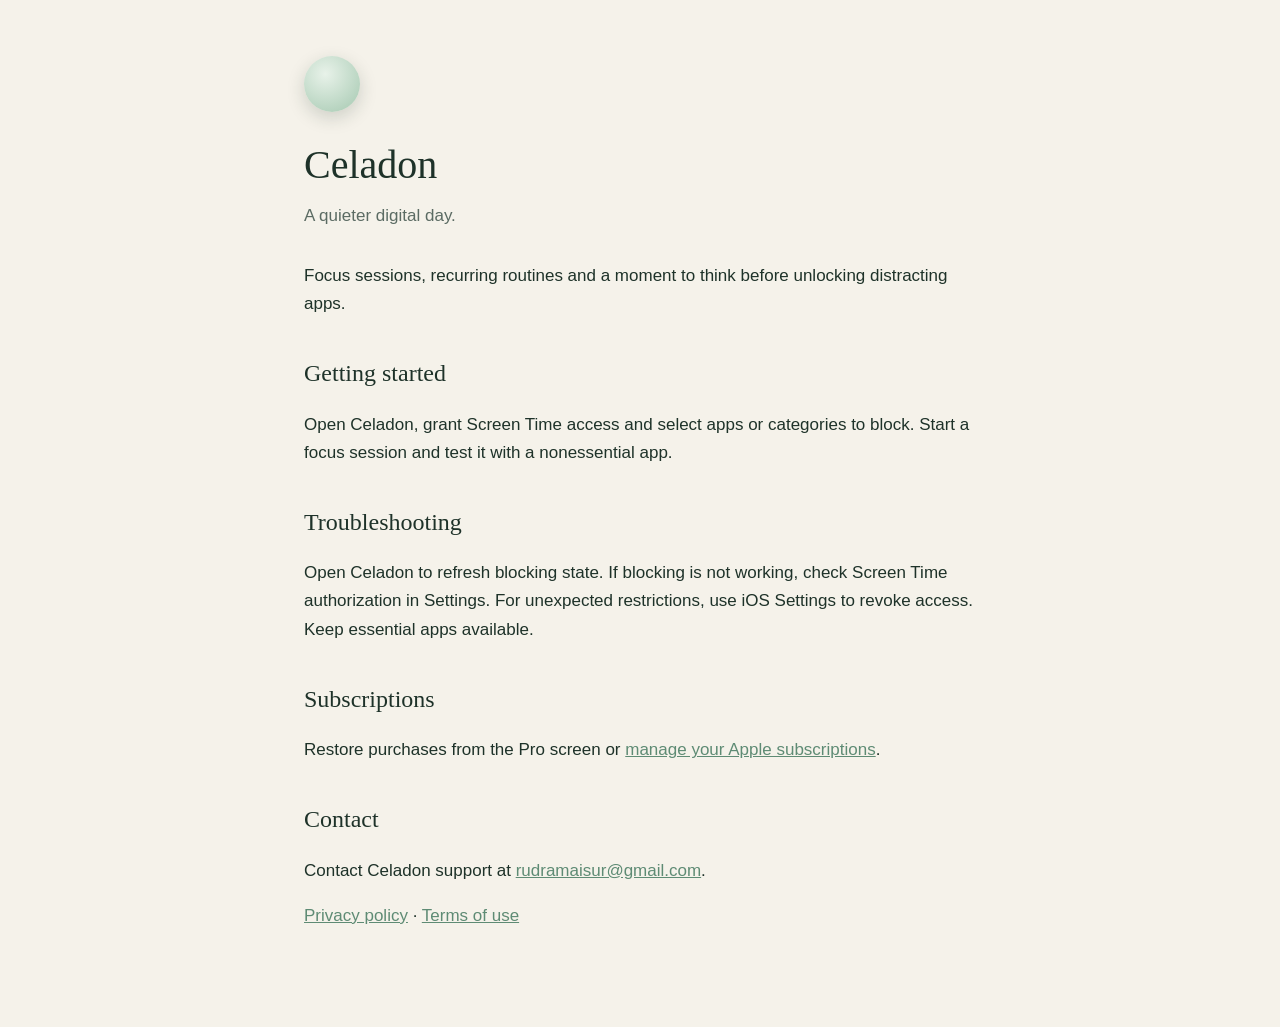
<file: index.html>
<!DOCTYPE html><html lang="en"><head><meta charset="utf-8"><meta name="viewport" content="width=device-width,initial-scale=1"><title>Celadon — Support</title><link rel="stylesheet" href="style.css"></head><body><main><div class="bowl"></div><h1>Celadon</h1><p class="meta">A quieter digital day.</p><p>Focus sessions, recurring routines and a moment to think before unlocking distracting apps.</p><h2>Getting started</h2><p>Open Celadon, grant Screen Time access and select apps or categories to block. Start a focus session and test it with a nonessential app.</p><h2>Troubleshooting</h2><p>Open Celadon to refresh blocking state. If blocking is not working, check Screen Time authorization in Settings. For unexpected restrictions, use iOS Settings to revoke access. Keep essential apps available.</p><h2>Subscriptions</h2><p>Restore purchases from the Pro screen or <a href="https://apps.apple.com/account/subscriptions">manage your Apple subscriptions</a>.</p><h2>Contact</h2><p>Contact Celadon support at <a href="mailto:rudramaisur@gmail.com">rudramaisur@gmail.com</a>.</p><p><a href="privacy.html">Privacy policy</a> · <a href="terms.html">Terms of use</a></p></main></body></html>
</file>
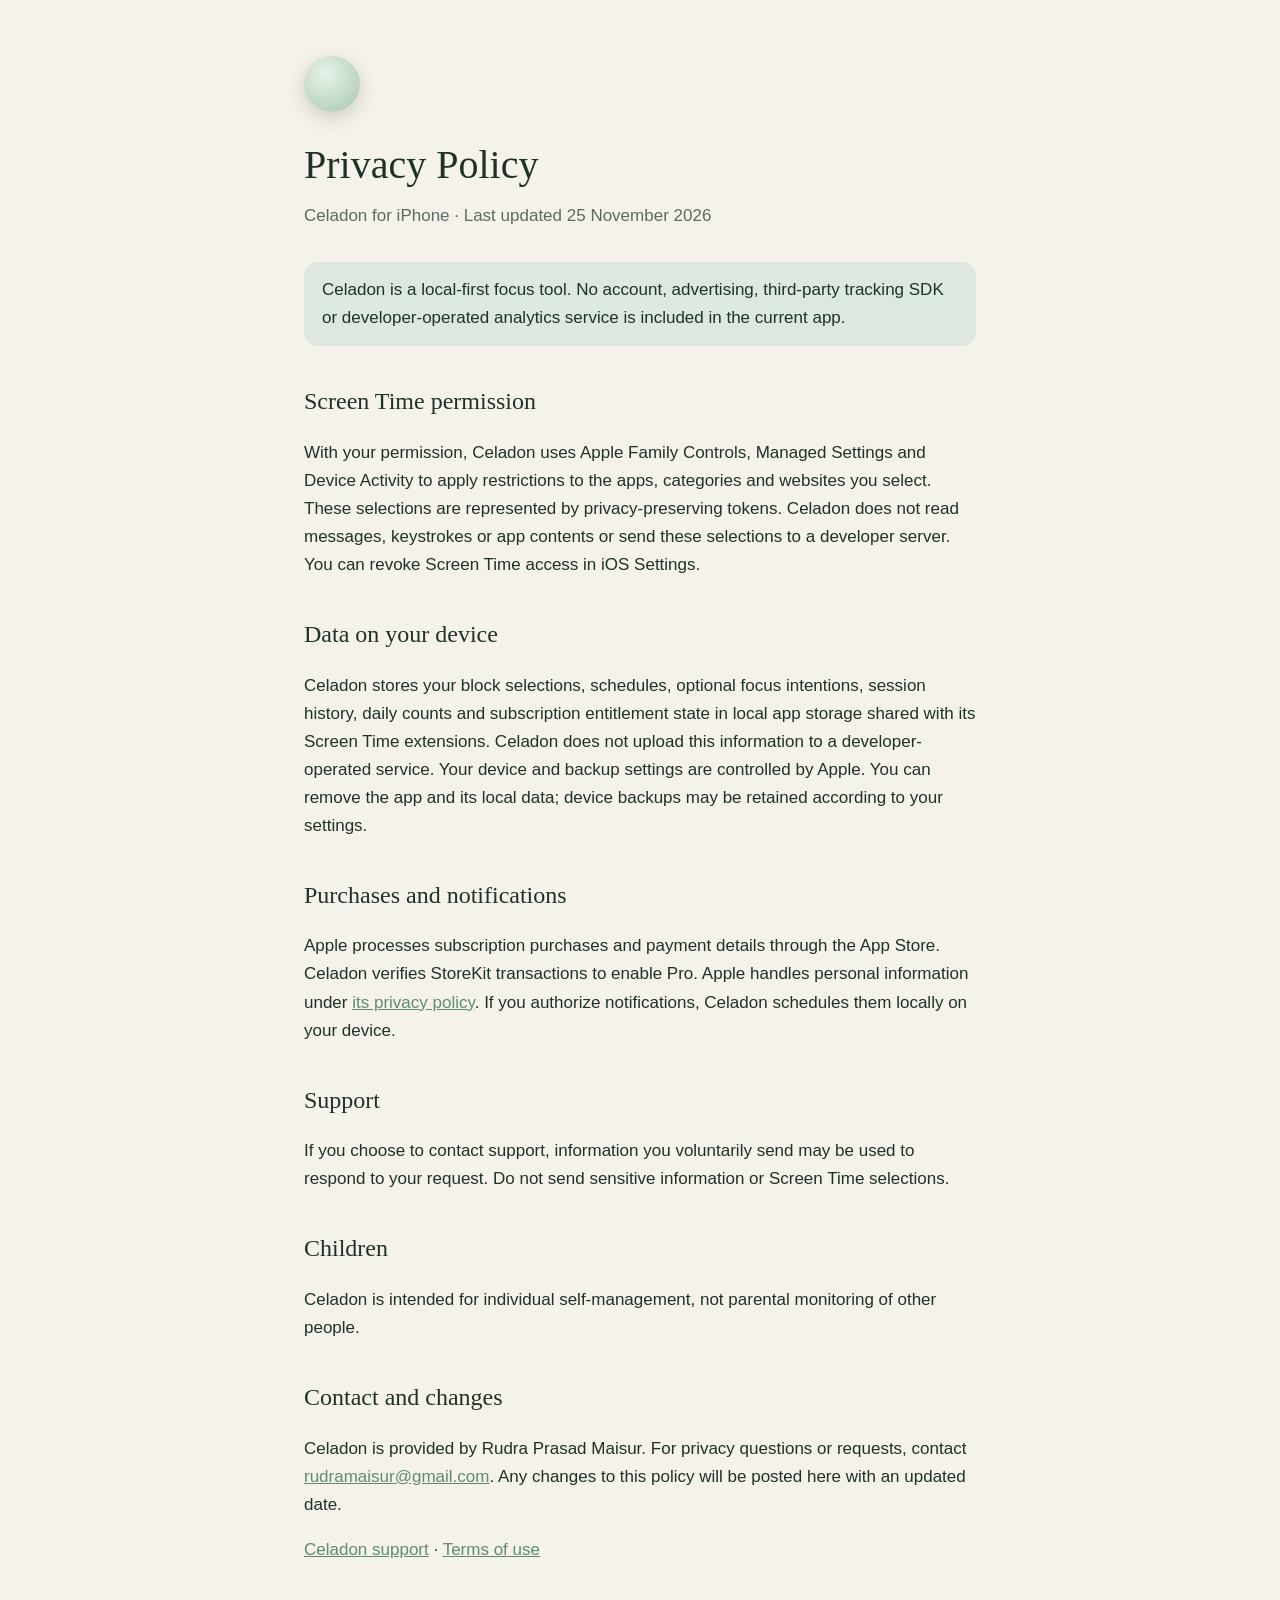
<file: privacy.html>
<!DOCTYPE html>
<html lang="en"><head><meta charset="utf-8"><meta name="viewport" content="width=device-width,initial-scale=1"><title>Celadon — Privacy Policy</title><link rel="stylesheet" href="style.css"></head><body><main>
<div class="bowl"></div><h1>Privacy Policy</h1><p class="meta">Celadon for iPhone · Last updated 25 November 2026</p>
<p class="note">Celadon is a local-first focus tool. No account, advertising, third-party tracking SDK or developer-operated analytics service is included in the current app.</p>
<h2>Screen Time permission</h2><p>With your permission, Celadon uses Apple Family Controls, Managed Settings and Device Activity to apply restrictions to the apps, categories and websites you select. These selections are represented by privacy-preserving tokens. Celadon does not read messages, keystrokes or app contents or send these selections to a developer server. You can revoke Screen Time access in iOS Settings.</p>
<h2>Data on your device</h2><p>Celadon stores your block selections, schedules, optional focus intentions, session history, daily counts and subscription entitlement state in local app storage shared with its Screen Time extensions. Celadon does not upload this information to a developer-operated service. Your device and backup settings are controlled by Apple. You can remove the app and its local data; device backups may be retained according to your settings.</p>
<h2>Purchases and notifications</h2><p>Apple processes subscription purchases and payment details through the App Store. Celadon verifies StoreKit transactions to enable Pro. Apple handles personal information under <a href="https://www.apple.com/legal/privacy/">its privacy policy</a>. If you authorize notifications, Celadon schedules them locally on your device.</p>
<h2>Support</h2><p>If you choose to contact support, information you voluntarily send may be used to respond to your request. Do not send sensitive information or Screen Time selections.</p>
<h2>Children</h2><p>Celadon is intended for individual self-management, not parental monitoring of other people.</p>
<h2>Contact and changes</h2><p>Celadon is provided by Rudra Prasad Maisur. For privacy questions or requests, contact <a href="mailto:rudramaisur@gmail.com">rudramaisur@gmail.com</a>. Any changes to this policy will be posted here with an updated date.</p>
<p><a href="index.html">Celadon support</a> · <a href="terms.html">Terms of use</a></p></main></body></html>
</file>
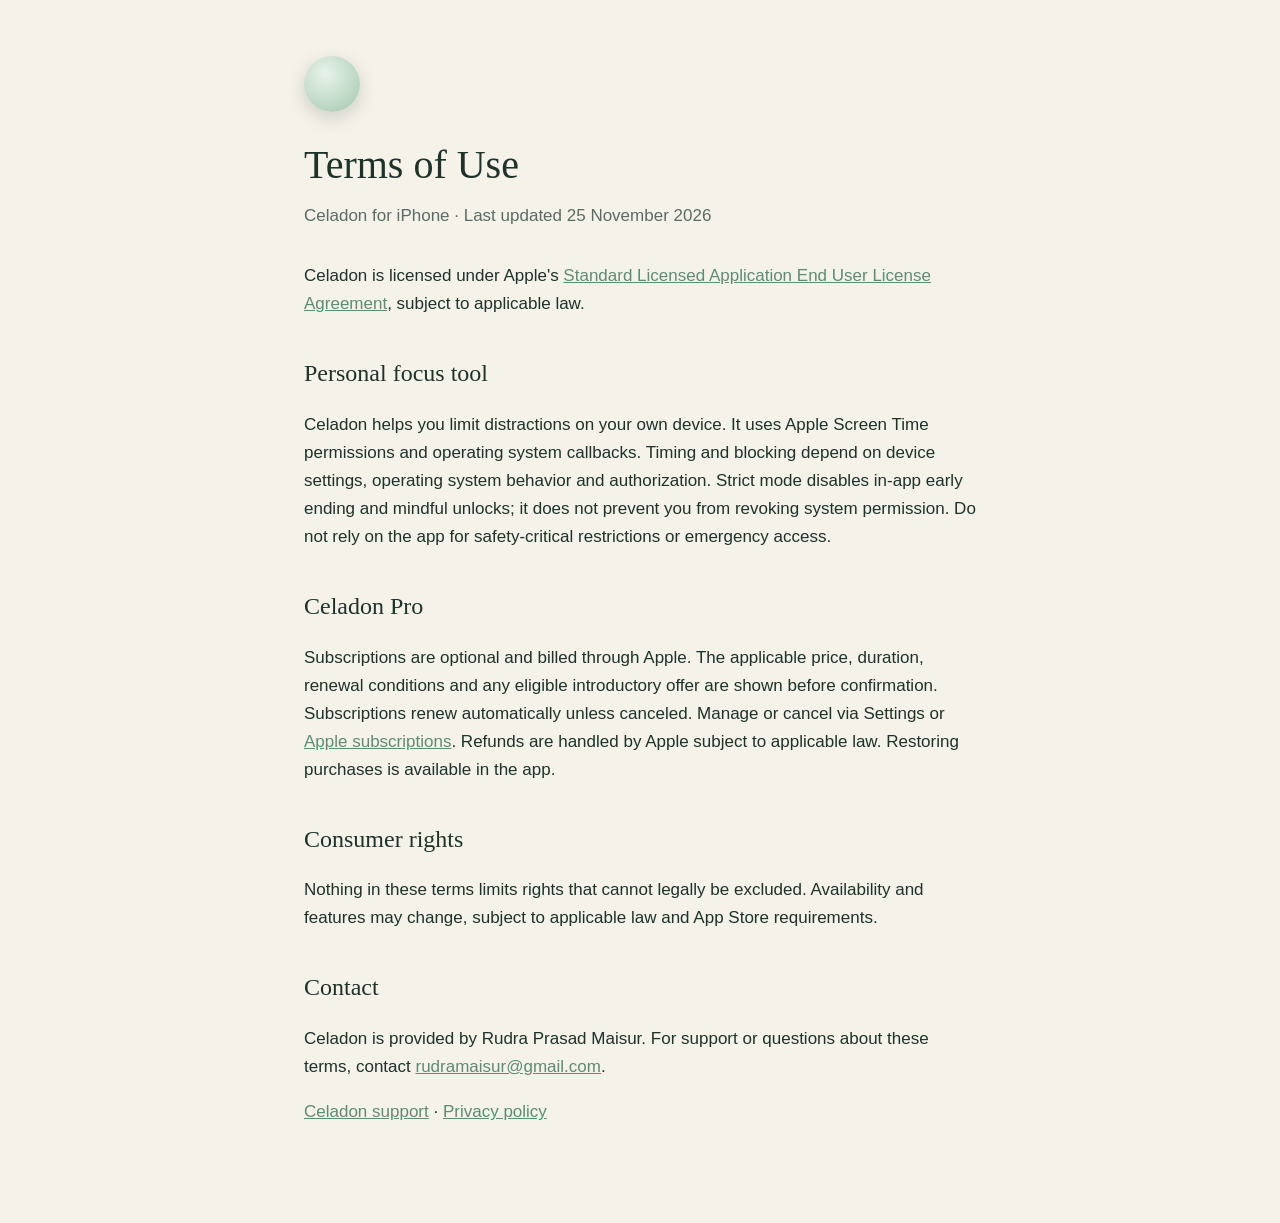
<file: terms.html>
<!DOCTYPE html><html lang="en"><head><meta charset="utf-8"><meta name="viewport" content="width=device-width,initial-scale=1"><title>Celadon — Terms of Use</title><link rel="stylesheet" href="style.css"></head><body><main>
<div class="bowl"></div><h1>Terms of Use</h1><p class="meta">Celadon for iPhone · Last updated 25 November 2026</p>
<p>Celadon is licensed under Apple's <a href="https://www.apple.com/legal/internet-services/itunes/dev/stdeula/">Standard Licensed Application End User License Agreement</a>, subject to applicable law.</p>
<h2>Personal focus tool</h2><p>Celadon helps you limit distractions on your own device. It uses Apple Screen Time permissions and operating system callbacks. Timing and blocking depend on device settings, operating system behavior and authorization. Strict mode disables in-app early ending and mindful unlocks; it does not prevent you from revoking system permission. Do not rely on the app for safety-critical restrictions or emergency access.</p>
<h2>Celadon Pro</h2><p>Subscriptions are optional and billed through Apple. The applicable price, duration, renewal conditions and any eligible introductory offer are shown before confirmation. Subscriptions renew automatically unless canceled. Manage or cancel via Settings or <a href="https://apps.apple.com/account/subscriptions">Apple subscriptions</a>. Refunds are handled by Apple subject to applicable law. Restoring purchases is available in the app.</p>
<h2>Consumer rights</h2><p>Nothing in these terms limits rights that cannot legally be excluded. Availability and features may change, subject to applicable law and App Store requirements.</p>
<h2>Contact</h2><p>Celadon is provided by Rudra Prasad Maisur. For support or questions about these terms, contact <a href="mailto:rudramaisur@gmail.com">rudramaisur@gmail.com</a>.</p>
<p><a href="index.html">Celadon support</a> · <a href="privacy.html">Privacy policy</a></p></main></body></html>
</file>
<file: style.css>
:root{--ink:#1E3229;--glaze:#5E8B74;--porcelain:#F5F2EA;--mist:#DDE8E0}
*{box-sizing:border-box}body{margin:0;background:var(--porcelain);color:var(--ink);font:17px/1.65 -apple-system,BlinkMacSystemFont,"Segoe UI",sans-serif}
main{max-width:720px;margin:0 auto;padding:56px 24px 80px}
h1{font-family:"New York",Georgia,serif;font-weight:500;font-size:40px;margin:0 0 4px}
h2{font-family:"New York",Georgia,serif;font-weight:500;font-size:24px;margin:36px 0 8px}
.meta{color:#5b6b63;margin:0 0 32px}a{color:var(--glaze)}
.bowl{width:56px;height:56px;border-radius:50%;background:radial-gradient(circle at 38% 32%,#E8F2E9,#A4C8B0);box-shadow:0 6px 18px rgba(30,50,41,.18);margin-bottom:20px}
.note{background:var(--mist);border-radius:14px;padding:14px 18px}
</file>
